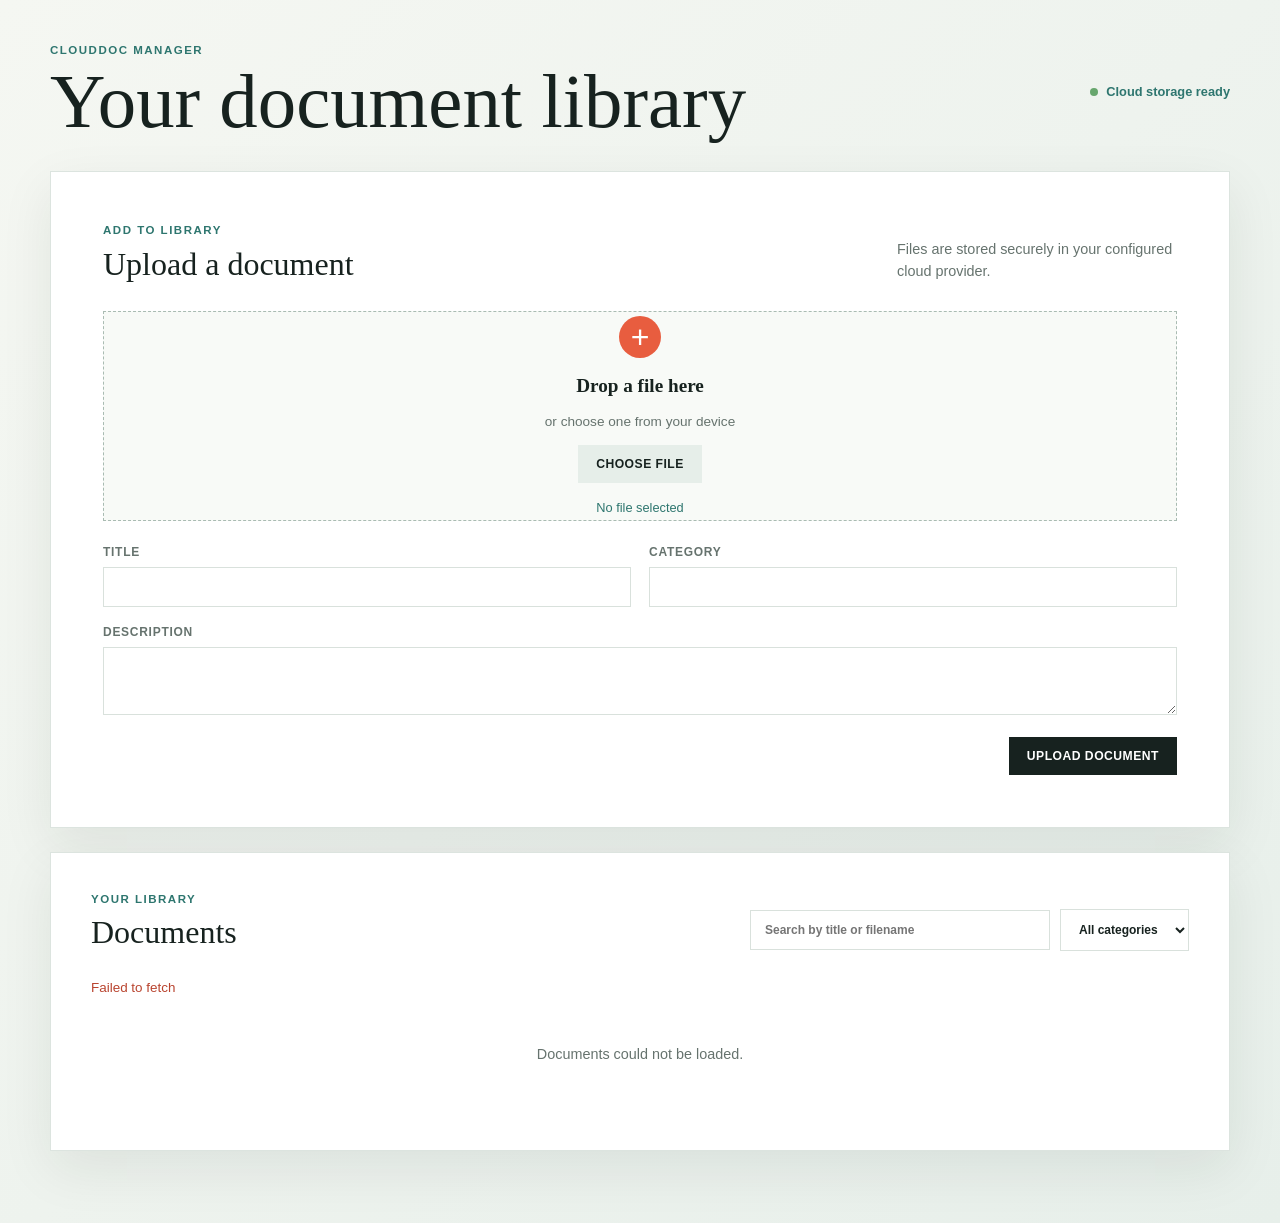
<file: frontend/index.html>
<!doctype html>
<html lang="en">
<head>
  <meta charset="UTF-8">
  <meta name="viewport" content="width=device-width, initial-scale=1">
  <title>CloudDoc Manager</title>
  <link rel="stylesheet" href="css/styles.css">
</head>
<body>
  <main class="app-shell">
    <header class="app-header">
      <div>
        <p class="eyebrow">CLOUDDOC MANAGER</p>
        <h1>Your document library</h1>
      </div>
      <span class="status-dot">Cloud storage ready</span>
    </header>

    <section class="upload-panel" aria-labelledby="upload-heading">
      <div class="section-heading">
        <div>
          <p class="eyebrow">ADD TO LIBRARY</p>
          <h2 id="upload-heading">Upload a document</h2>
        </div>
        <p class="section-note">Files are stored securely in your configured cloud provider.</p>
      </div>
      <form id="upload-form" novalidate>
        <div class="drop-zone" id="drop-zone" tabindex="0" role="button" aria-describedby="drop-hint">
          <input id="file-input" name="file" type="file" hidden>
          <span class="drop-icon" aria-hidden="true">+</span>
          <strong>Drop a file here</strong>
          <span id="drop-hint">or choose one from your device</span>
          <button class="secondary-button" id="choose-file" type="button">Choose file</button>
          <span class="selected-file" id="selected-file">No file selected</span>
        </div>
        <div class="form-grid">
          <label>Title<input id="title" name="title" required maxlength="160"></label>
          <label>Category<input id="category" name="category" required maxlength="80"></label>
          <label class="full-width">Description<textarea id="description" name="description" required maxlength="1000" rows="3"></textarea></label>
        </div>
        <div class="form-actions">
          <p class="form-message" id="upload-message" role="status"></p>
          <button class="primary-button" type="submit">Upload document</button>
        </div>
      </form>
    </section>

    <section class="library-section" aria-labelledby="library-heading">
      <div class="section-heading">
        <div>
          <p class="eyebrow">YOUR LIBRARY</p>
          <h2 id="library-heading">Documents</h2>
        </div>
        <div class="filters">
          <label class="search-field"><span class="sr-only">Search documents</span><input id="search-input" type="search" placeholder="Search by title or filename"></label>
          <label><span class="sr-only">Filter by category</span><select id="category-filter"><option value="">All categories</option></select></label>
        </div>
      </div>
      <p class="form-message" id="library-message" role="status"></p>
      <div class="document-grid" id="document-grid" aria-live="polite"></div>
    </section>
  </main>
  <script type="module" src="js/app.js"></script>
</body>
</html>
</file>
<file: frontend/css/styles.css>
:root {
  --ink: #17221f;
  --muted: #66736e;
  --line: #d9e1dc;
  --paper: #f5f7f2;
  --surface: #ffffff;
  --accent: #e85d3f;
  --accent-dark: #b9442f;
  --teal: #2e766f;
  --shadow: 0 18px 50px rgba(23, 34, 31, 0.08);
  font-family: Georgia, 'Times New Roman', serif;
  color: var(--ink);
  background: var(--paper);
}

* { box-sizing: border-box; }
body { margin: 0; min-width: 320px; background: linear-gradient(135deg, #f5f7f2 0%, #e7efea 100%); }
button, input, textarea, select { font: inherit; }
button { cursor: pointer; }
.app-shell { width: min(1180px, calc(100% - 40px)); margin: 0 auto; padding: 44px 0 72px; }
.app-header, .section-heading, .form-actions { display: flex; justify-content: space-between; align-items: center; gap: 24px; }
.app-header { margin-bottom: 32px; }
.eyebrow { margin: 0 0 8px; color: var(--teal); font: 700 0.72rem/1.2 Arial, sans-serif; letter-spacing: 0.13em; }
h1, h2, p { margin-top: 0; }
h1 { margin-bottom: 0; font-size: clamp(2.4rem, 6vw, 5.4rem); line-height: 0.95; font-weight: 500; max-width: 720px; }
h2 { margin-bottom: 0; font-size: 2rem; font-weight: 500; }
.status-dot { color: var(--teal); font: 700 0.8rem Arial, sans-serif; white-space: nowrap; }
.status-dot::before { content: ''; display: inline-block; width: 8px; height: 8px; margin-right: 8px; border-radius: 50%; background: #67a66d; }
.upload-panel, .library-section { background: var(--surface); border: 1px solid rgba(217, 225, 220, 0.9); box-shadow: var(--shadow); }
.upload-panel { padding: clamp(24px, 5vw, 52px); }
.library-section { margin-top: 24px; padding: clamp(24px, 5vw, 40px); }
.section-heading { align-items: flex-end; margin-bottom: 28px; }
.section-note { max-width: 280px; margin-bottom: 0; color: var(--muted); font: 0.9rem/1.5 Arial, sans-serif; }
.drop-zone { display: grid; place-items: center; gap: 8px; min-height: 210px; margin-bottom: 24px; border: 1.5px dashed #a9bbb2; background: #f8faf7; text-align: center; transition: border-color 160ms ease, background 160ms ease; }
.drop-zone.is-dragging, .drop-zone:focus-visible { border-color: var(--accent); background: #fff5f1; outline: none; }
.drop-icon { display: grid; place-items: center; width: 42px; height: 42px; border-radius: 50%; color: #fff; background: var(--accent); font: 2rem/1 Arial, sans-serif; }
.drop-zone strong { font-size: 1.2rem; }
.drop-zone span:not(.drop-icon):not(.selected-file) { color: var(--muted); font: 0.85rem Arial, sans-serif; }
.selected-file { max-width: 90%; overflow: hidden; color: var(--teal); font: 0.8rem Arial, sans-serif; text-overflow: ellipsis; white-space: nowrap; }
.form-grid { display: grid; grid-template-columns: 1fr 1fr; gap: 18px; }
label { display: grid; gap: 8px; color: var(--muted); font: 700 0.75rem Arial, sans-serif; text-transform: uppercase; letter-spacing: 0.06em; }
input, textarea, select { width: 100%; border: 1px solid var(--line); border-radius: 0; padding: 12px 14px; color: var(--ink); background: #fff; outline: none; text-transform: none; letter-spacing: 0; }
input:focus, textarea:focus, select:focus { border-color: var(--teal); box-shadow: 0 0 0 3px rgba(46, 118, 111, 0.13); }
.full-width { grid-column: 1 / -1; }
.form-actions { margin-top: 22px; }
.form-message { min-height: 1.2em; margin: 0; color: var(--accent-dark); font: 0.84rem/1.4 Arial, sans-serif; }
.primary-button, .secondary-button { border: 0; padding: 12px 18px; font: 700 0.76rem Arial, sans-serif; letter-spacing: 0.04em; text-transform: uppercase; }
.primary-button { color: #fff; background: var(--ink); }
.primary-button:hover { background: var(--teal); }
.secondary-button { color: var(--ink); background: #e6eee9; }
.filters { display: flex; gap: 10px; align-items: center; }
.search-field { min-width: min(300px, 35vw); }
.document-grid { display: grid; grid-template-columns: repeat(auto-fill, minmax(240px, 1fr)); gap: 14px; }
.document-card { display: flex; min-height: 210px; flex-direction: column; justify-content: space-between; gap: 18px; padding: 20px; border: 1px solid var(--line); background: #fbfcfa; }
.document-card h3 { margin: 0 0 8px; font-size: 1.3rem; font-weight: 500; overflow-wrap: anywhere; }
.document-card p { margin: 0; color: var(--muted); font: 0.82rem/1.45 Arial, sans-serif; }
.card-meta { display: grid; gap: 4px; }
.card-actions { display: flex; gap: 8px; }
.card-actions a { color: var(--teal); font: 700 0.72rem Arial, sans-serif; text-decoration: none; text-transform: uppercase; }
.empty-state { grid-column: 1 / -1; padding: 48px 20px; color: var(--muted); text-align: center; font: 0.9rem Arial, sans-serif; }
.sr-only { position: absolute; width: 1px; height: 1px; padding: 0; overflow: hidden; clip: rect(0, 0, 0, 0); white-space: nowrap; border: 0; }
@media (max-width: 720px) { .app-shell { width: min(100% - 24px, 560px); padding-top: 24px; } .app-header, .section-heading, .form-actions { align-items: flex-start; flex-direction: column; } .form-grid { grid-template-columns: 1fr; } .full-width { grid-column: auto; } .filters { width: 100%; flex-direction: column; align-items: stretch; } .search-field { min-width: 0; } .status-dot { align-self: flex-start; } }
</file>
